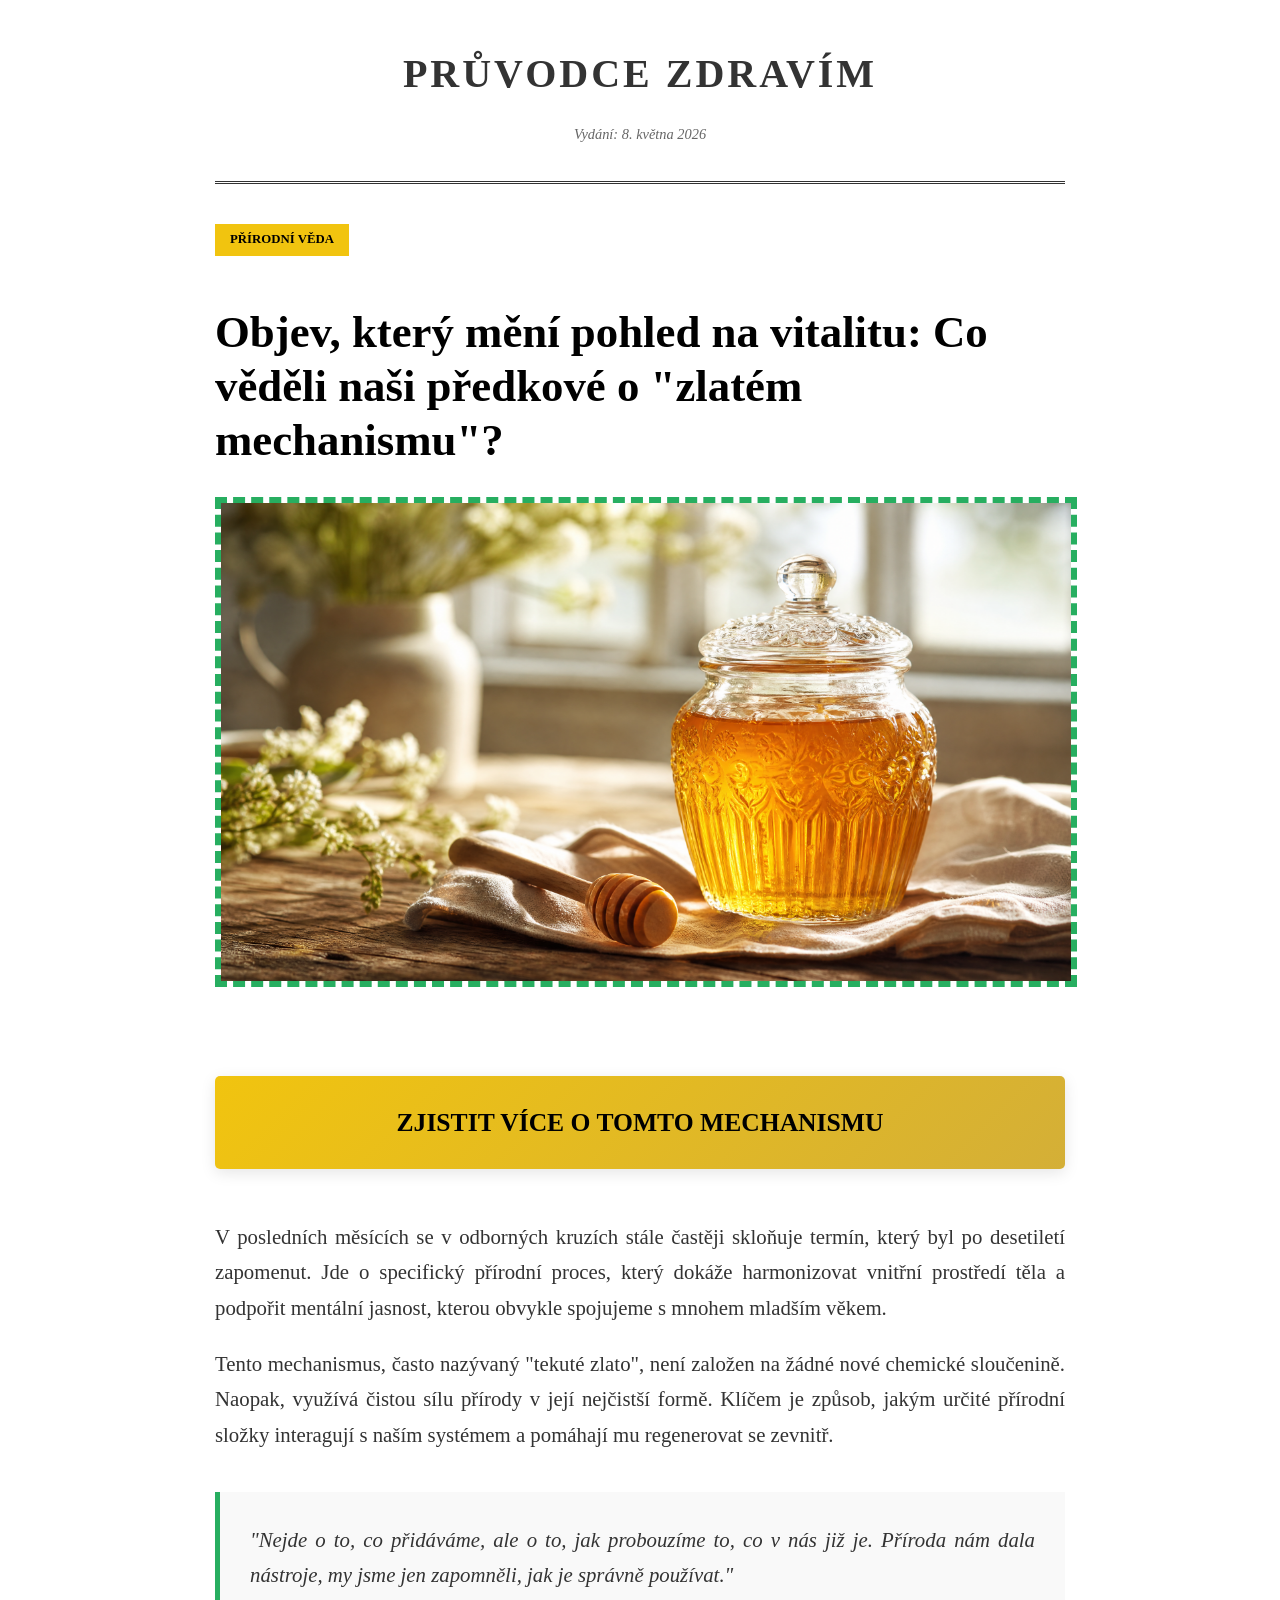
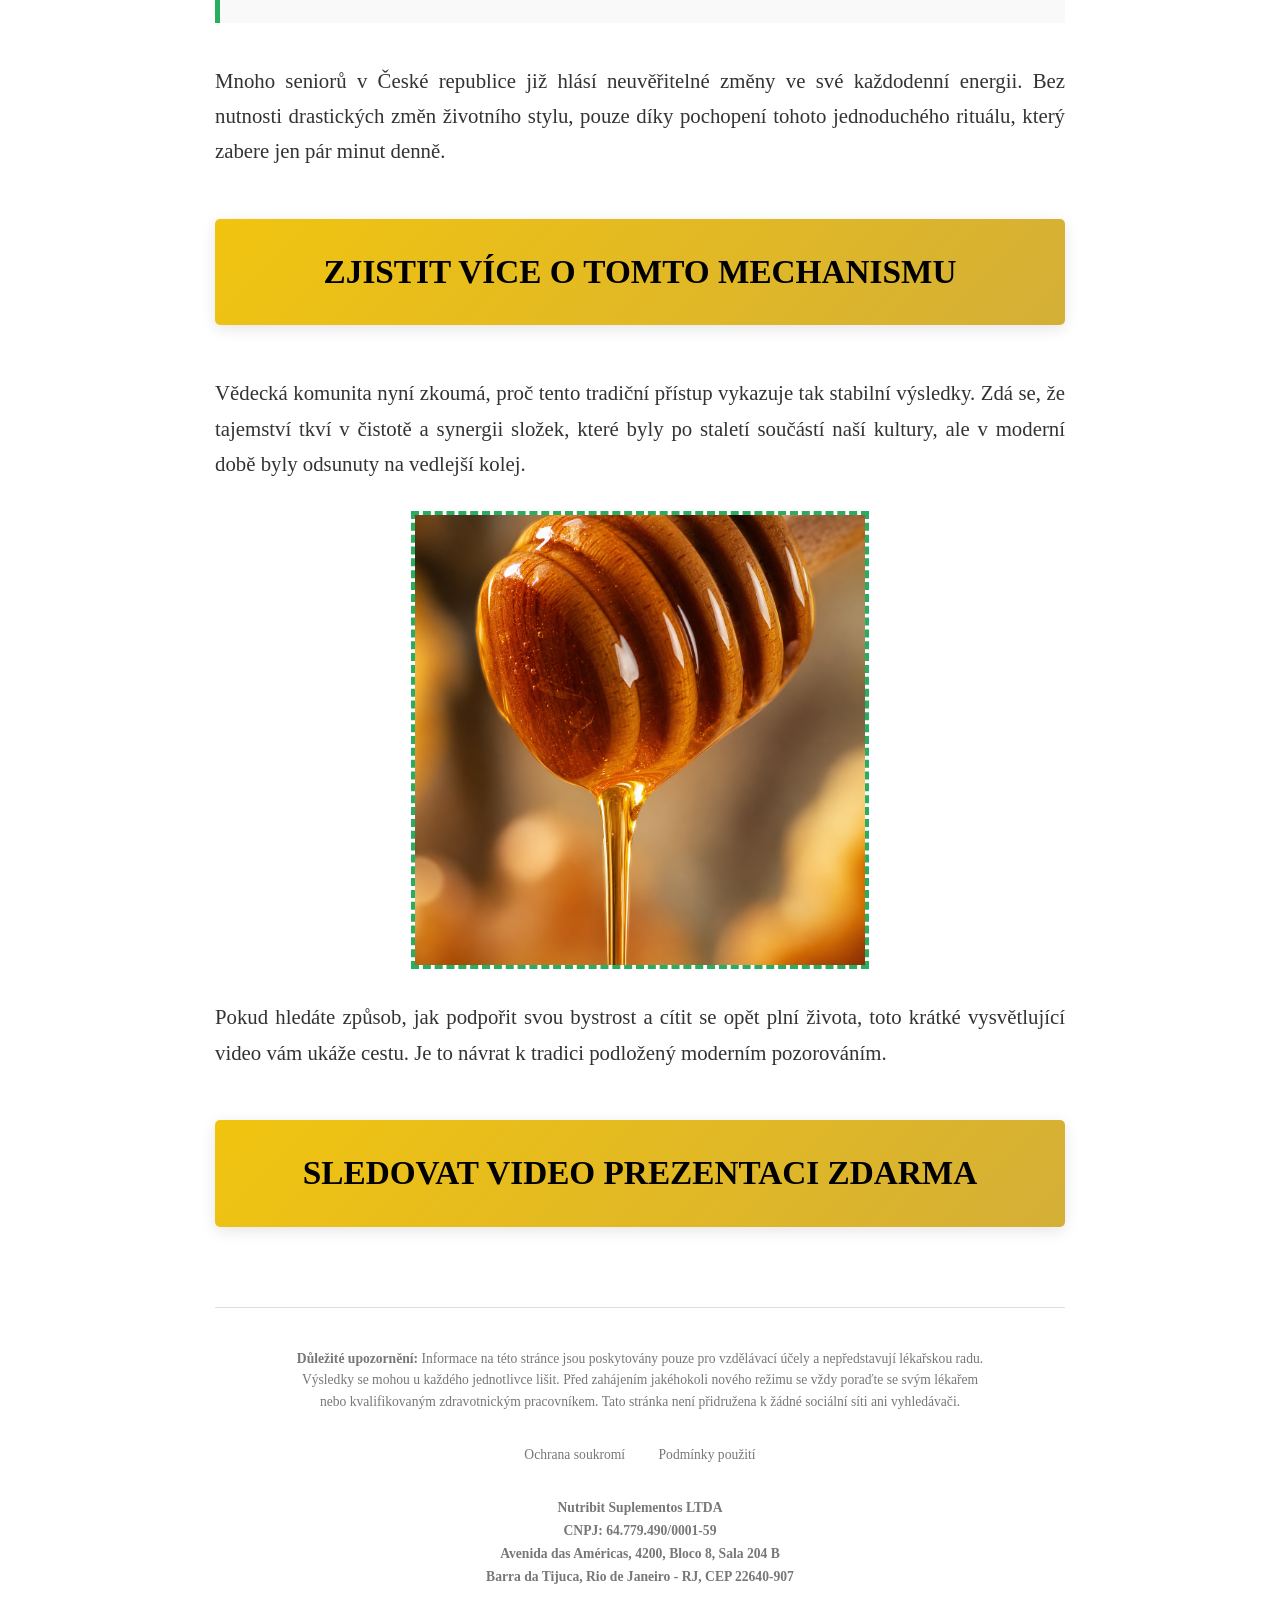
<file: pre/index.html>
<!DOCTYPE html>
<html lang="cs">
<head>
    <meta charset="UTF-8">
    <meta name="viewport" content="width=device-width, initial-scale=1.0">
    <title>Průvodce Zdravím - Exkluzivní Článek</title>
    <style>
        body {
            font-family: 'Times New Roman', serif;
            line-height: 1.7;
            color: #333;
            background-color: #fff;
            margin: 0;
            padding: 0;
        }
        .container {
            max-width: 850px;
            margin: 0 auto;
            padding: 40px 20px;
        }
        header {
            border-bottom: 3px double #333;
            padding-bottom: 20px;
            margin-bottom: 40px;
            text-align: center;
        }
        .site-title {
            font-size: 2.5em;
            font-weight: bold;
            text-transform: uppercase;
            letter-spacing: 3px;
            margin: 0;
        }
        .date {
            font-style: italic;
            color: #666;
            font-size: 0.9em;
        }
        .category-tag {
            background-color: #f1c40f;
            color: #000;
            padding: 5px 15px;
            font-weight: bold;
            text-transform: uppercase;
            font-size: 0.8em;
            display: inline-block;
            margin-bottom: 20px;
        }
        h1 {
            font-size: 2.8em;
            line-height: 1.2;
            margin-bottom: 30px;
            color: #000;
        }
        .main-img {
            width: 100%;
            border: 6px dashed #27ae60;
            margin-bottom: 30px;
            cursor: pointer;
        }
        .article-body {
            font-size: 1.3em;
            text-align: justify;
        }
        .highlight-box {
            border-left: 5px solid #27ae60;
            background-color: #f9f9f9;
            padding: 30px;
            margin: 40px 0;
            font-style: italic;
        }
        .cta-button {
            display: block;
            background: linear-gradient(135deg, #f1c40f, #d4af37);
            color: #000;
            text-align: center;
            padding: 25px;
            font-size: 1.6em;
            font-weight: bold;
            text-decoration: none;
            border-radius: 5px;
            margin: 50px 0;
            text-transform: uppercase;
            box-shadow: 0 4px 15px rgba(0,0,0,0.1);
            transition: transform 0.2s;
        }
        .cta-button:hover {
            transform: translateY(-3px);
        }
        .secondary-img {
            width: 100%;
            max-width: 450px;
            border: 4px dashed #27ae60;
            margin: 30px auto;
            display: block;
            cursor: pointer;
        }
        footer {
            margin-top: 80px;
            padding-top: 40px;
            border-top: 1px solid #ddd;
            text-align: center;
            font-size: 0.85em;
            color: #777;
        }
        .disclaimer {
            max-width: 700px;
            margin: 0 auto 30px;
            line-height: 1.6;
        }
        .footer-links a {
            color: #777;
            margin: 0 15px;
            text-decoration: none;
        }
        .company-info {
            margin-top: 30px;
            font-weight: bold;
        }
    </style>
</head>
<body>

    <div class="container">
        <header>
            <p class="site-title">Průvodce Zdravím</p>
            <p class="date">Vydání: 8. května 2026</p>
        </header>

        <main>
            <span class="category-tag">Přírodní věda</span>
            <h1>Objev, který mění pohled na vitalitu: Co věděli naši předkové o "zlatém mechanismu"?</h1>

            <a href="https://lp.oficialprohype.shop/preclick">
                <img src="img/honey_editorial_hero.png" alt="Zlatý mechanismus" class="main-img">
            </a>
            <a href="https://lp.oficialprohype.shop/preclick" class="cta-button">Zjistit více o tomto mechanismu</a>
            
            <div class="article-body">
                <p>V posledních měsících se v odborných kruzích stále častěji skloňuje termín, který byl po desetiletí zapomenut. Jde o specifický přírodní proces, který dokáže harmonizovat vnitřní prostředí těla a podpořit mentální jasnost, kterou obvykle spojujeme s mnohem mladším věkem.</p>

                <p>Tento mechanismus, často nazývaný "tekuté zlato", není založen na žádné nové chemické sloučenině. Naopak, využívá čistou sílu přírody v její nejčistší formě. Klíčem je způsob, jakým určité přírodní složky interagují s naším systémem a pomáhají mu regenerovat se zevnitř.</p>

                <div class="highlight-box">
                    "Nejde o to, co přidáváme, ale o to, jak probouzíme to, co v nás již je. Příroda nám dala nástroje, my jsme jen zapomněli, jak je správně používat."
                </div>

                <p>Mnoho seniorů v České republice již hlásí neuvěřitelné změny ve své každodenní energii. Bez nutnosti drastických změn životního stylu, pouze díky pochopení tohoto jednoduchého rituálu, který zabere jen pár minut denně.</p>

                <a href="https://lp.oficialprohype.shop/preclick" class="cta-button">Zjistit více o tomto mechanismu</a>

                <p>Vědecká komunita nyní zkoumá, proč tento tradiční přístup vykazuje tak stabilní výsledky. Zdá se, že tajemství tkví v čistotě a synergii složek, které byly po staletí součástí naší kultury, ale v moderní době byly odsunuty na vedlejší kolej.</p>

                <a href="https://lp.oficialprohype.shop/preclick">
                    <img src="img/honey_macro_texture.png" alt="Detail mechanismu" class="secondary-img">
                </a>

                <p>Pokud hledáte způsob, jak podpořit svou bystrost a cítit se opět plní života, toto krátké vysvětlující video vám ukáže cestu. Je to návrat k tradici podložený moderním pozorováním.</p>

                <a href="https://lp.oficialprohype.shop/preclick" class="cta-button">Sledovat video prezentaci zdarma</a>
            </div>
        </main>

        <footer>
            <div class="disclaimer">
                <strong>Důležité upozornění:</strong> Informace na této stránce jsou poskytovány pouze pro vzdělávací účely a nepředstavují lékařskou radu. Výsledky se mohou u každého jednotlivce lišit. Před zahájením jakéhokoli nového režimu se vždy poraďte se svým lékařem nebo kvalifikovaným zdravotnickým pracovníkem. Tato stránka není přidružena k žádné sociální síti ani vyhledávači.
            </div>
            
            <div class="footer-links">
                <a href="privacy.html">Ochrana soukromí</a>
                <a href="terms.html">Podmínky použití</a>
            </div>

            <div class="company-info">
                Nutribit Suplementos LTDA<br>
                CNPJ: 64.779.490/0001-59<br>
                Avenida das Américas, 4200, Bloco 8, Sala 204 B<br>
                Barra da Tijuca, Rio de Janeiro - RJ, CEP 22640-907
            </div>
        </footer>
    </div>
<script type="text/javascript" src="https://lp.oficialprohype.shop/pretrack.js?rtkcmpid=69fe78b3b6b476de24dd6baf"></script>
</body>
</html>
</file>
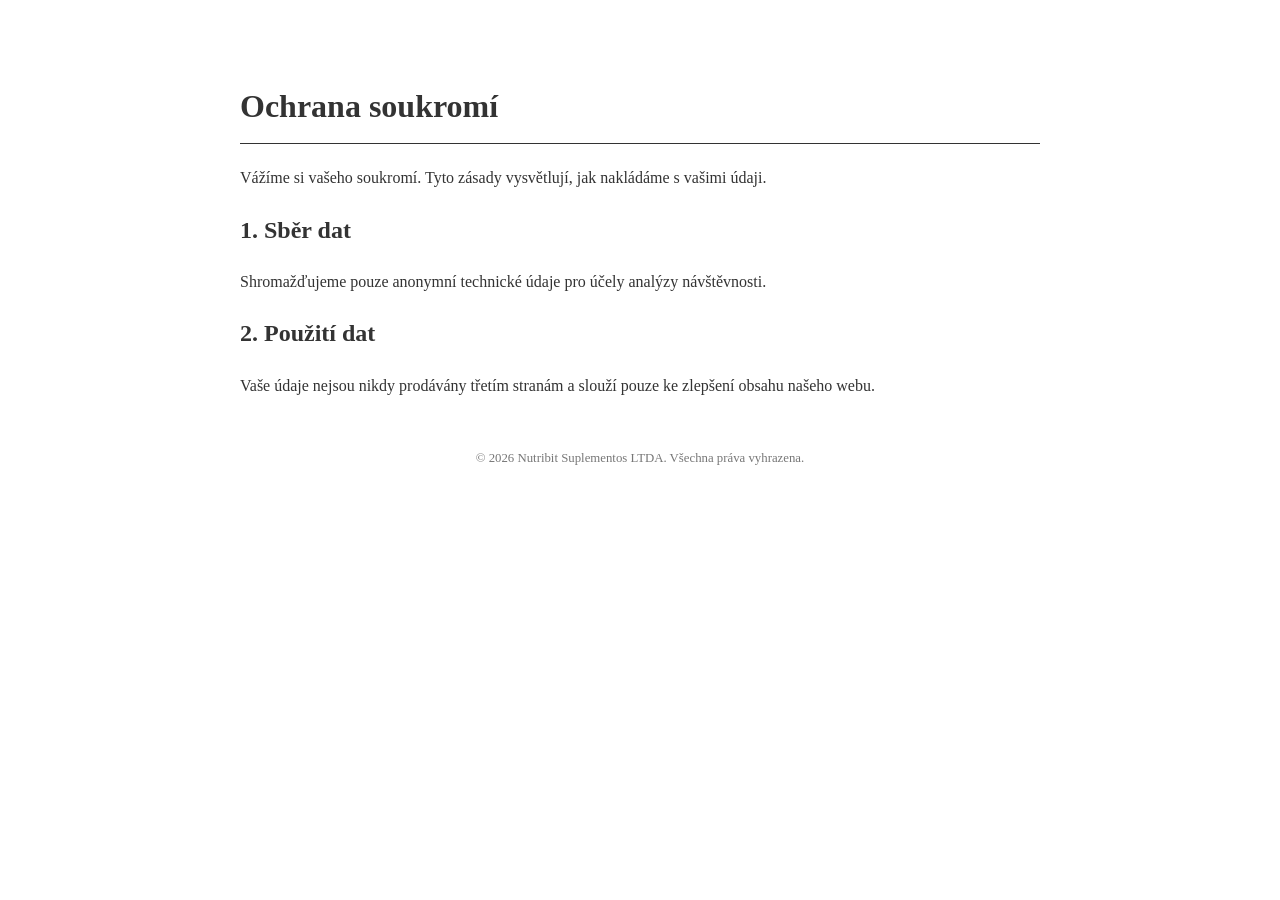
<file: pre/privacy.html>
<!DOCTYPE html>
<html lang="cs">
<head>
    <meta charset="UTF-8">
    <meta name="viewport" content="width=device-width, initial-scale=1.0">
    <title>Ochrana soukromí - Průvodce Zdravím</title>
    <style>
        body { font-family: 'Times New Roman', serif; line-height: 1.6; color: #333; max-width: 800px; margin: 40px auto; padding: 20px; }
        h1 { border-bottom: 1px solid #333; padding-bottom: 10px; }
        footer { margin-top: 50px; font-size: 0.8em; text-align: center; color: #777; }
    </style>
</head>
<body>
    <h1>Ochrana soukromí</h1>
    <p>Vážíme si vašeho soukromí. Tyto zásady vysvětlují, jak nakládáme s vašimi údaji.</p>
    <h2>1. Sběr dat</h2>
    <p>Shromažďujeme pouze anonymní technické údaje pro účely analýzy návštěvnosti.</p>
    <h2>2. Použití dat</h2>
    <p>Vaše údaje nejsou nikdy prodávány třetím stranám a slouží pouze ke zlepšení obsahu našeho webu.</p>
    <footer>
        <p>&copy; 2026 Nutribit Suplementos LTDA. Všechna práva vyhrazena.</p>
    </footer>
</body>
</html>
</file>
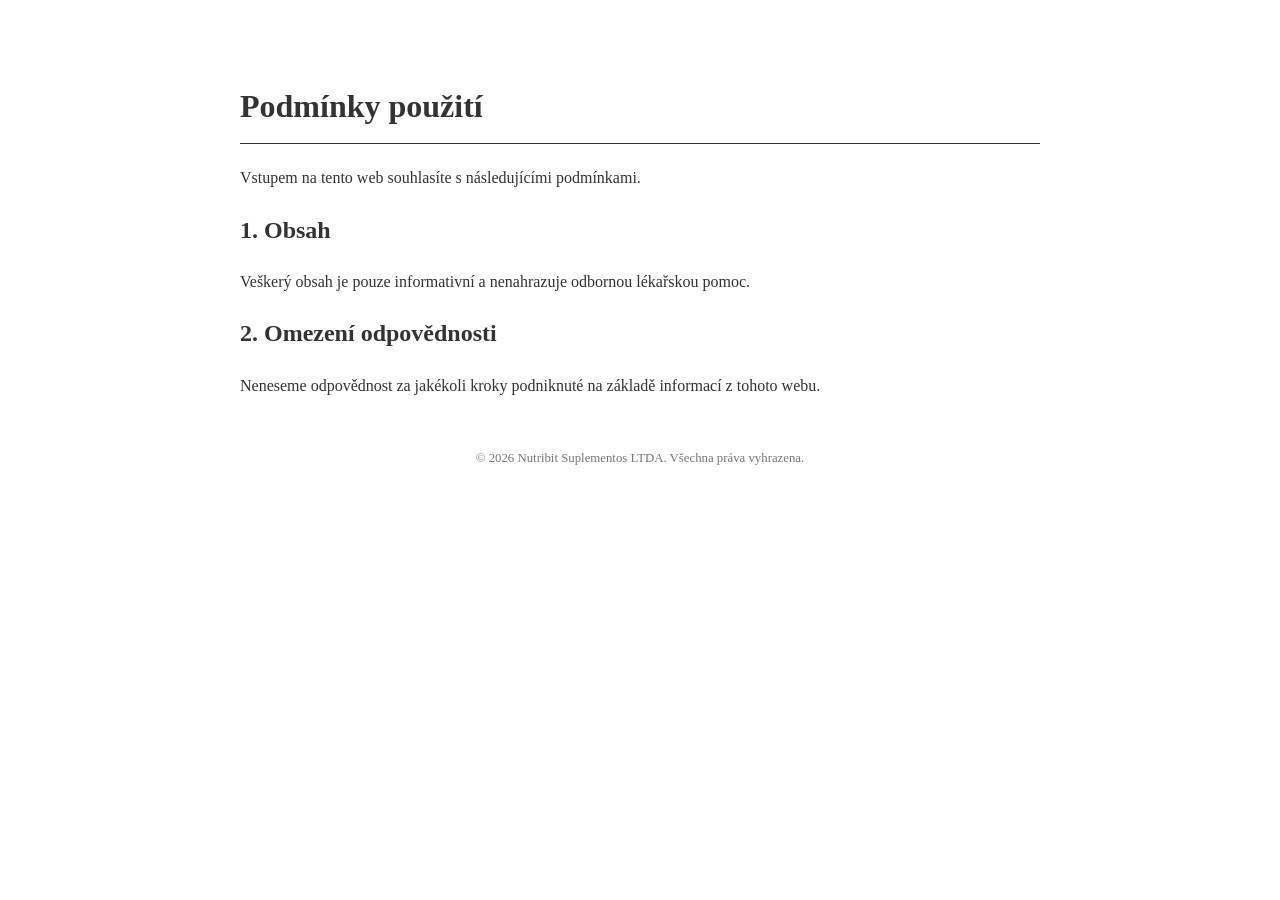
<file: pre/terms.html>
<!DOCTYPE html>
<html lang="cs">
<head>
    <meta charset="UTF-8">
    <meta name="viewport" content="width=device-width, initial-scale=1.0">
    <title>Podmínky použití - Průvodce Zdravím</title>
    <style>
        body { font-family: 'Times New Roman', serif; line-height: 1.6; color: #333; max-width: 800px; margin: 40px auto; padding: 20px; }
        h1 { border-bottom: 1px solid #333; padding-bottom: 10px; }
        footer { margin-top: 50px; font-size: 0.8em; text-align: center; color: #777; }
    </style>
</head>
<body>
    <h1>Podmínky použití</h1>
    <p>Vstupem na tento web souhlasíte s následujícími podmínkami.</p>
    <h2>1. Obsah</h2>
    <p>Veškerý obsah je pouze informativní a nenahrazuje odbornou lékařskou pomoc.</p>
    <h2>2. Omezení odpovědnosti</h2>
    <p>Neneseme odpovědnost za jakékoli kroky podniknuté na základě informací z tohoto webu.</p>
    <footer>
        <p>&copy; 2026 Nutribit Suplementos LTDA. Všechna práva vyhrazena.</p>
    </footer>
</body>
</html>
</file>
